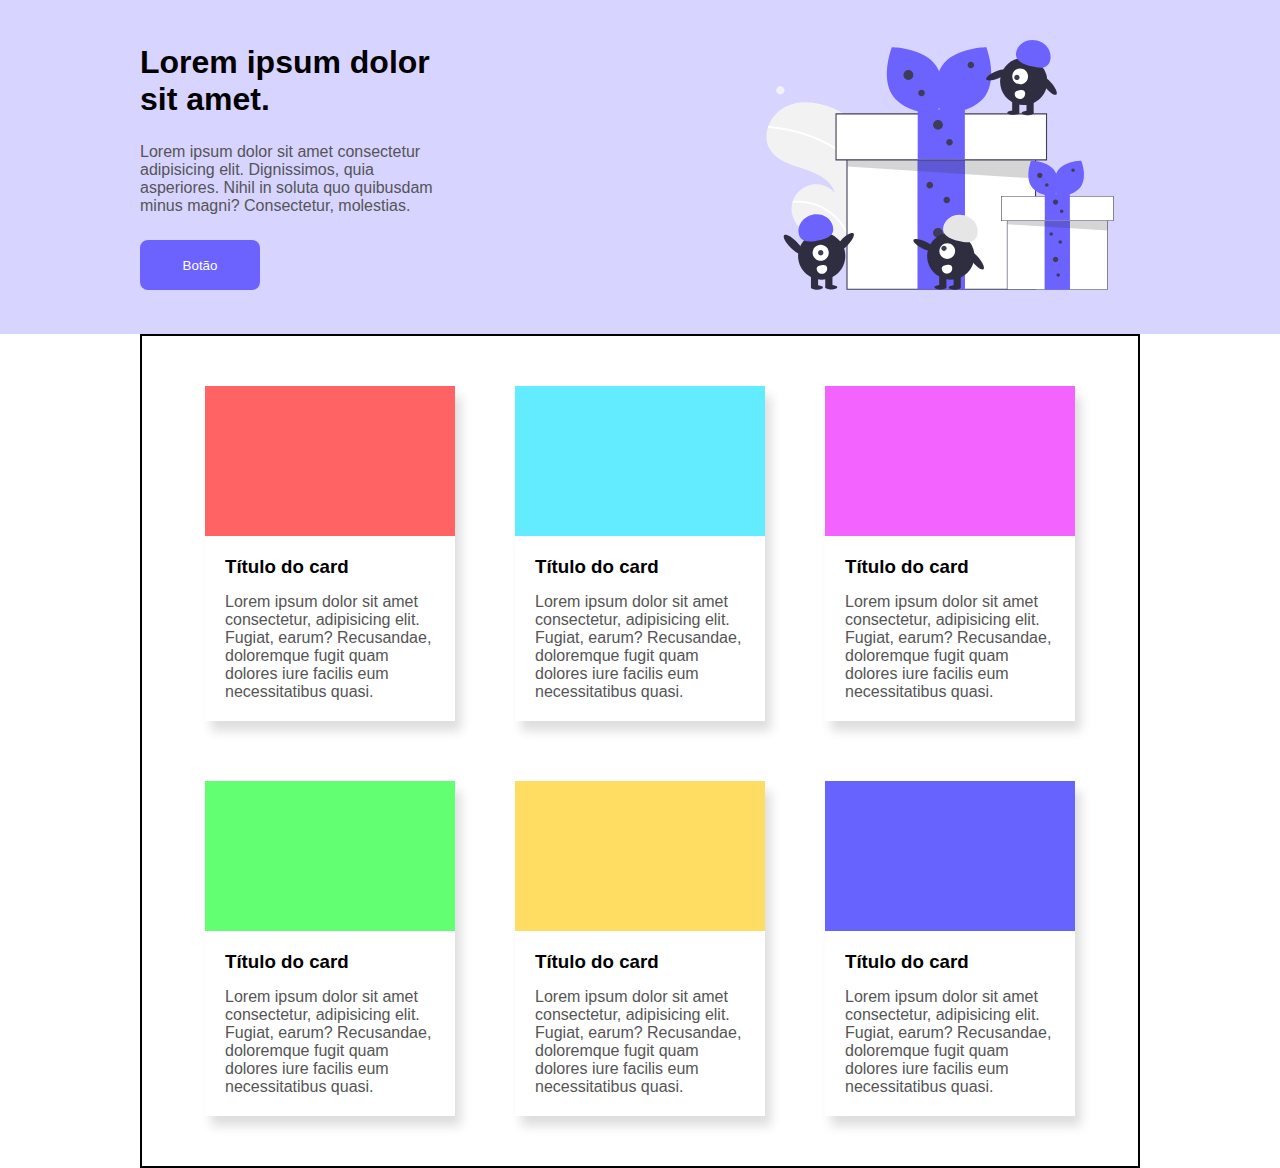
<file: semanticahtml/index.html>
<!DOCTYPE html>
<html lang="pt-BR">

<head>
    <meta charset="UTF-8">
    <meta name="viewport" content="width=device-width, initial-scale=1.0">
    <meta name="author" content="Guilherme Amorim">
    <link rel="stylesheet" href="./styles/style.css">

    <title>Semântica</title>
</head>

<body>
    <header>
        <section class="container-grid header-style">
            <article class="header-style__info">
                <h1>Lorem ipsum dolor sit amet.</h1>

                <p>
                   Lorem ipsum dolor sit amet consectetur adipisicing elit. Dignissimos, quia asperiores. Nihil in soluta quo quibusdam minus magni? Consectetur, molestias.
                </p>

                <button>
                    Botão
                </button>
            </article>

            <figure class="header-style__image">
                <img src="./assets/images/imagem.svg" alt="Imagem do header">
            </figure>
        </section>
    </header>
    <main>
        <section class="main-card container-grid">
            <!-- card01 -->
            <section class="card-style">
                <div class="card-style__bg1"></div>
          
                <article class="card-style__infos">
                    <h3>Título do card</h3>
                    <p>Lorem ipsum dolor sit amet consectetur, adipisicing elit. Fugiat, earum? Recusandae, doloremque fugit quam dolores iure facilis eum necessitatibus quasi.</p>
                </article>
            </section>
            <section class="card-style">
                <div class="card-style__bg2"></div>

                <article class="card-style__infos">
                    <h3>Título do card</h3>
                    <p>Lorem ipsum dolor sit amet consectetur, adipisicing elit. Fugiat, earum? Recusandae, doloremque fugit quam dolores iure facilis eum necessitatibus quasi.</p>
                </article>
            </section>
            <section class="card-style">
                <div class="card-style__bg3"></div>

                <article class="card-style__infos">
                    <h3>Título do card</h3>
                    <p>Lorem ipsum dolor sit amet consectetur, adipisicing elit. Fugiat, earum? Recusandae, doloremque fugit quam dolores iure facilis eum necessitatibus quasi.</p>
                </article>
            </section>
            <section class="card-style">
                <div class="card-style__bg4"></div>

                <article class="card-style__infos">
                    <h3>Título do card</h3>
                    <p>Lorem ipsum dolor sit amet consectetur, adipisicing elit. Fugiat, earum? Recusandae, doloremque fugit quam dolores iure facilis eum necessitatibus quasi.</p>
                </article>
            </section>
            <section class="card-style">
                <div class="card-style__bg5"></div>

                <article class="card-style__infos">
                    <h3>Título do card</h3>
                    <p>Lorem ipsum dolor sit amet consectetur, adipisicing elit. Fugiat, earum? Recusandae, doloremque fugit quam dolores iure facilis eum necessitatibus quasi.</p>
                </article>
            </section>
            <section class="card-style">
                <div class="card-style__bg6"></div>

                <article class="card-style__infos">
                    <h3>Título do card</h3>
                    <p>Lorem ipsum dolor sit amet consectetur, adipisicing elit. Fugiat, earum? Recusandae, doloremque fugit quam dolores iure facilis eum necessitatibus quasi.</p>
                </article>
            </section>
        </section>
    </main>
    <footer></footer>
</body>
</file>
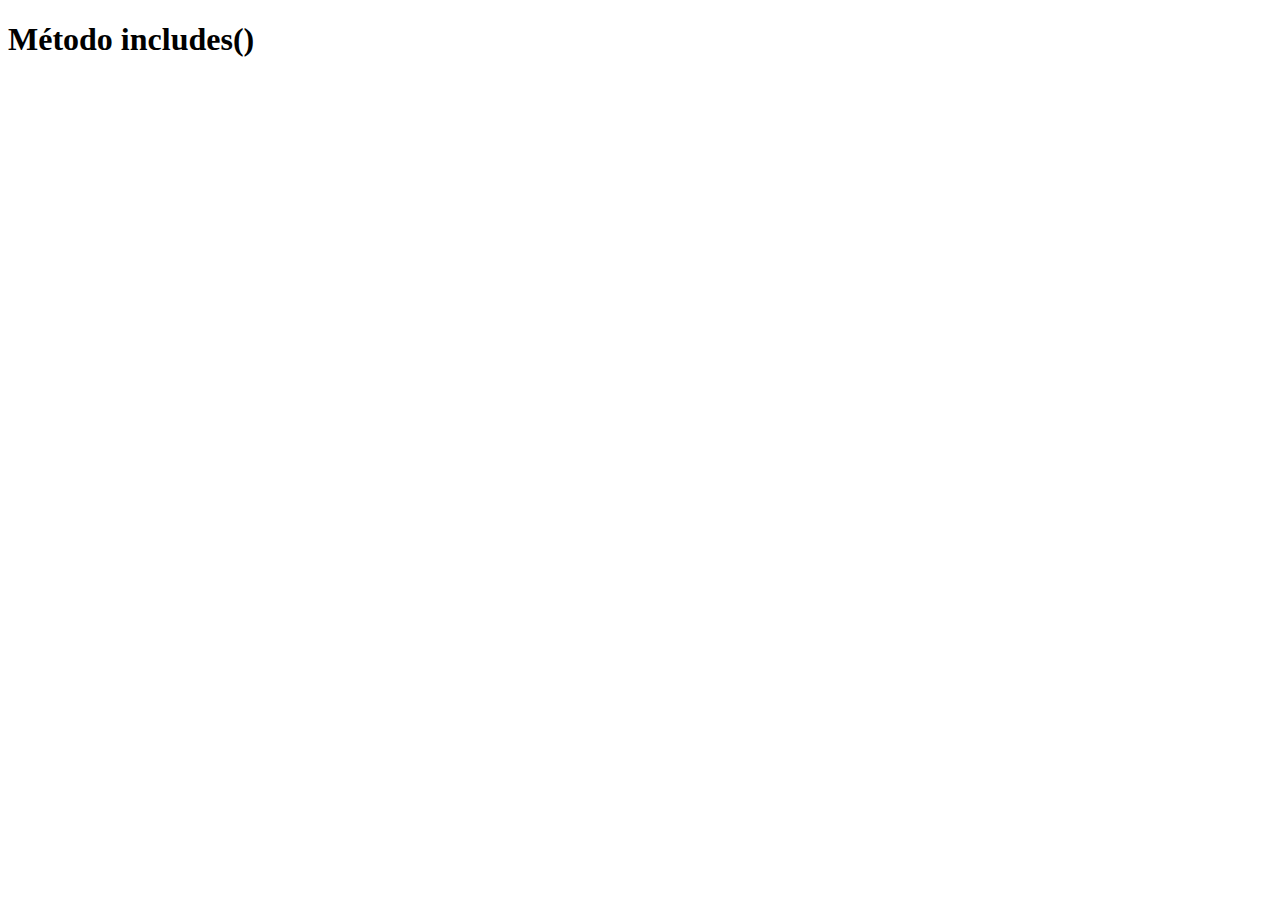
<file: Array/array.html>
<!DOCTYPE html>
<html lang="pt-BR">
<head>
    <meta charset="UTF-8">
    <meta name="viewport" content="width=device-width, initial-scale=1.0">
    <title>Arrays em javaScript</title>
</head>
<body>
    <h1>Método includes()</h1>
    <p id="demo"></p>
    <p id="demo2"></p>
    <p id="demo3"></p>
    <script>
        let a = 2 
        let b = 3 
        let c = a + b
        alert(c)
        a =100
        b =200
        soma()
        alert(c)
        a =1000000
        b =2000000
        soma()
        alert(c)
       function soma() {c = a + b}
        


//-------------------------------------------------------------------------------------------
        // const frutas = ["Banana", "Laranja", "Limão", "Maçã", "Abacate"];
        // const numeros= [100, 200, 300, 400, 50, 1000];
        // let txt = "";
        // minhaFuncao(valor = "Vai Curintia", indice=1, numero)

        // function minhaFuncao(valor, indice, array) {
        //     txt += valor + "<br>;"
        // }
        // document.getElementById("demo").innerHTML = frutas
        // document.getElementById("demo2").innerHTML = frutas.at(1);
        // document.getElementById("demo3").innerHTML = frutas

        // frutas.sort((a,b) => a-b)
    </script>
</body>
</html>
</file>
<file: semanticahtml/styles/style.css>
*{
    margin: 0;
    padding: 0;
    box-sizing: border-box;
    font-family: Arial, Helvetica, sans-serif;
}

.container-grid{
    max-width: 1000px;
    margin: 0 auto;
}

header{
    background-color: #D7D4FF;
    padding: 40px;
}

.header-style{
    display: flex;
    align-items: center;
    justify-content: space-between;
}

.header-style__info{
    width: 300px;
    
    display: flex;
    flex-direction: column;
    gap: 25px;
}

.header-style__info>h1{
    font-size: 2rem;
}

.header-style__info>p{
    font-size: 1rem;
    color: #555555;
}

.header-style__info>button{
    width: 120px;
    height: 50px;
    color: white;
    background-color: #6C63FF;
    border-radius: 8px;
    border: none;
}

.header-style__image>img{
    width: 400px;
    height: 250px;
}

/* Outra possibilidade */

/* .header-style__image{
    width: 400px;
    height: 250px;
} */
/* .header-style__image>img{
    width: 100%;
    height: 100%;
} */

.main-card{
    display: flex;
    flex-wrap: wrap;
    justify-content: center;
    gap: 60px;
    border: 2px solid black;
    padding: 50px;
}

/* seletor de atributo.  seleciona elementos que têm um atributo class no qual o valor começa com "card-style__bg". O operador ^= significa "começa com". */
[class^="card-style__bg"] {
    width: 100%;
    height: 150px;
}

.card-style__bg1{
    background-color: #FF6363;
}
.card-style__bg2{
    background-color: #63ECFF;
}
.card-style__bg3{
    background-color: #F363FF;
}
.card-style__bg4{
    background-color: #63FF73;
}
.card-style__bg5{
    background-color: #FFDD63;
}
.card-style__bg6{
    background-color: #6663FF;
}

.card-style{
    width: 250px;
    box-shadow: 6px 10px 10px  rgba(0, 0, 0, 0.135);
}

.card-style__infos{
    padding: 20px;
}

.card-style__infos>p{
    color: #555555;
    margin-top: 15px;
}
</file>
